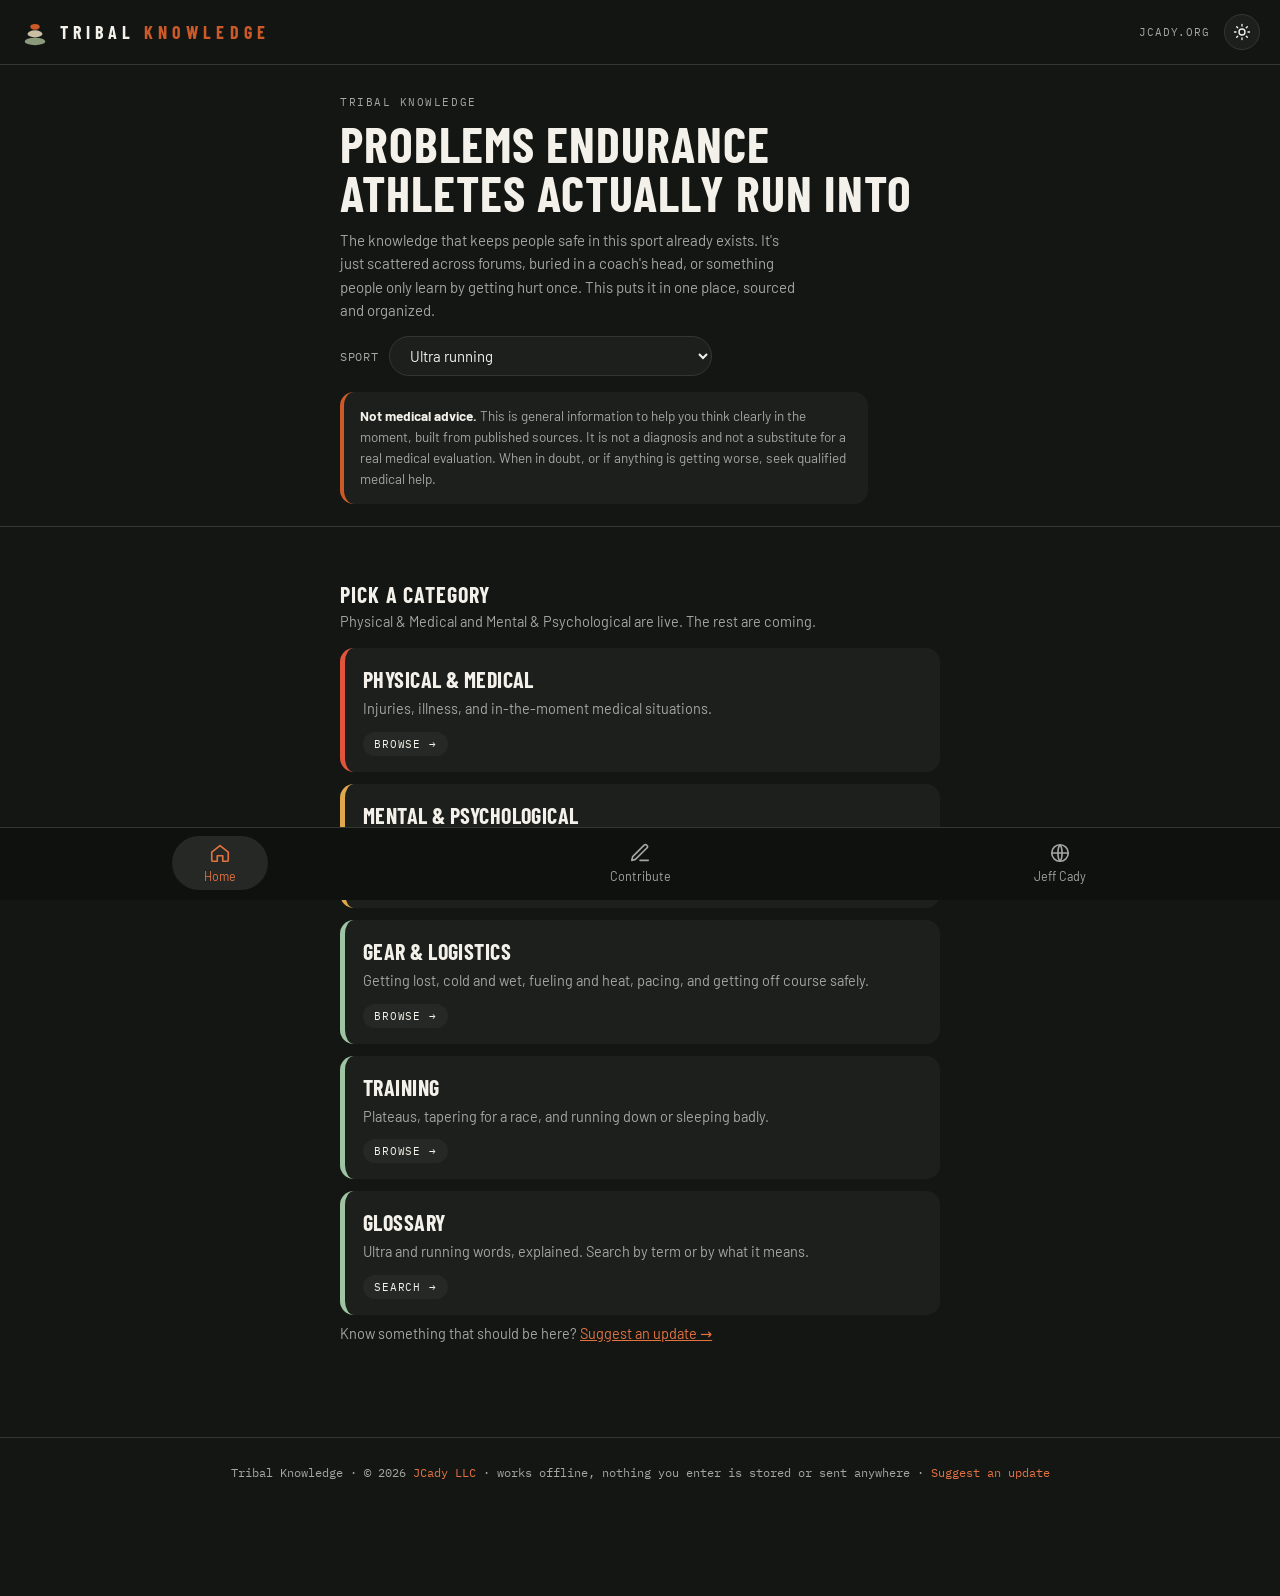
<file: index.html>
<!DOCTYPE html>
<html lang="en">
<head>
<meta charset="UTF-8">
<meta name="viewport" content="width=device-width, initial-scale=1.0">
<title>Tribal Knowledge</title>
<link rel="manifest" href="manifest.json">
<meta name="theme-color" content="#1B2A1F">
<meta name="color-scheme" content="light">
<meta name="apple-mobile-web-app-capable" content="yes">
<meta name="apple-mobile-web-app-status-bar-style" content="black-translucent">
<meta name="apple-mobile-web-app-title" content="Tribal Knowledge">
<link rel="apple-touch-icon" href="icon-192.png">
<link rel="icon" type="image/svg+xml" href="assets/cairn-logo.svg">
<link rel="icon" type="image/png" sizes="32x32" href="favicon-32.png">
<meta name="description" content="Problems endurance athletes actually run into, and what to do about them — grounded in real sports medicine, not guesswork.">
<link rel="preconnect" href="https://fonts.googleapis.com">
<link rel="preconnect" href="https://fonts.gstatic.com" crossorigin>
<link rel="stylesheet" href="https://fonts.googleapis.com/css2?family=Barlow+Condensed:wght@500;600;700&family=Barlow:wght@400;500;600&family=IBM+Plex+Mono:wght@400;500&display=swap">
<link rel="stylesheet" href="styles.css">

<script>try{var t=localStorage.getItem("tk-theme");if(t)document.documentElement.setAttribute("data-theme",t);}catch(e){}</script>
</head>
<body>
<header class="tk-topbar">
  <a class="mark" href="index.html"><img src="assets/cairn-logo.svg" alt="Cairn logo"><span class="word">TRIBAL <em>KNOWLEDGE</em></span></a>
  <div class="right"><a class="jc" href="https://jcady.org" target="_blank" rel="noopener" aria-label="Jeff Cady, jcady.org">jcady.org</a>
  <button class="theme-toggle" type="button" data-theme-toggle aria-label="Switch to light mode" title="Switch to light mode">
    <svg class="ic-sun" viewBox="0 0 24 24"><circle cx="12" cy="12" r="4"/><path d="M12 2v2M12 20v2M4.9 4.9l1.4 1.4M17.7 17.7l1.4 1.4M2 12h2M20 12h2M4.9 19.1l1.4-1.4M17.7 6.3l1.4-1.4"/></svg>
    <svg class="ic-moon" viewBox="0 0 24 24"><path d="M21 12.8A9 9 0 1 1 11.2 3a7 7 0 0 0 9.8 9.8z"/></svg>
  </button>
  </div>
</header>
<main id="app"></main>
<nav class="tk-bottomnav" aria-label="Main">
  <a href="index.html" class="on"><svg viewBox="0 0 24 24"><path d="M3 11l9-7 9 7v9a1 1 0 0 1-1 1h-5v-6h-6v6H4a1 1 0 0 1-1-1z"/></svg><span>Home</span></a>
  <a href="contribute.html"><svg viewBox="0 0 24 24"><path d="M12 20h9"/><path d="M16.5 3.5a2.1 2.1 0 0 1 3 3L7 19l-4 1 1-4z"/></svg><span>Contribute</span></a>
  <a href="https://jcady.org" target="_blank" rel="noopener"><svg viewBox="0 0 24 24"><circle cx="12" cy="12" r="9"/><path d="M3 12h18M12 3c3 3.5 3 14.5 0 18M12 3c-3 3.5-3 14.5 0 18"/></svg><span>Jeff Cady</span></a>
</nav>

<script>
/* Ports the one bit of theme.js this page actually uses — the decorative
   topo-contour hero texture — so this file has zero external file
   dependencies and stays genuinely portable/offline. */
(function(){
  const contourSVG = `
  <svg xmlns='http://www.w3.org/2000/svg' width='240' height='160'>
    <g fill='none' stroke='%23c8b190' stroke-width='1'>
      <path d='M-20 20 Q 40 0, 90 20 T 200 15 T 300 25'/>
      <path d='M-20 46 Q 40 26, 90 46 T 200 41 T 300 51'/>
      <path d='M-20 74 Q 40 54, 90 74 T 200 69 T 300 79'/>
      <path d='M-20 102 Q 40 82, 90 102 T 200 97 T 300 107'/>
      <path d='M-20 130 Q 40 110, 90 130 T 200 125 T 300 135'/>
    </g>
  </svg>`;
  document.documentElement.style.setProperty(
    '--contour-pattern',
    `url("data:image/svg+xml,${encodeURIComponent(contourSVG)}")`
  );
})();
</script>
<script src="data/physical.js"></script>
<script src="data/mental.js"></script>
<script src="data/gear.js"></script>
<script src="data/training.js"></script>
<script src="data/sports-content.js"></script>
<script src="data/glossary.js"></script>
<script src="data/sports.js"></script>
<script src="theme.js"></script>
<script src="app.js"></script>
</body>
</html>
</file>
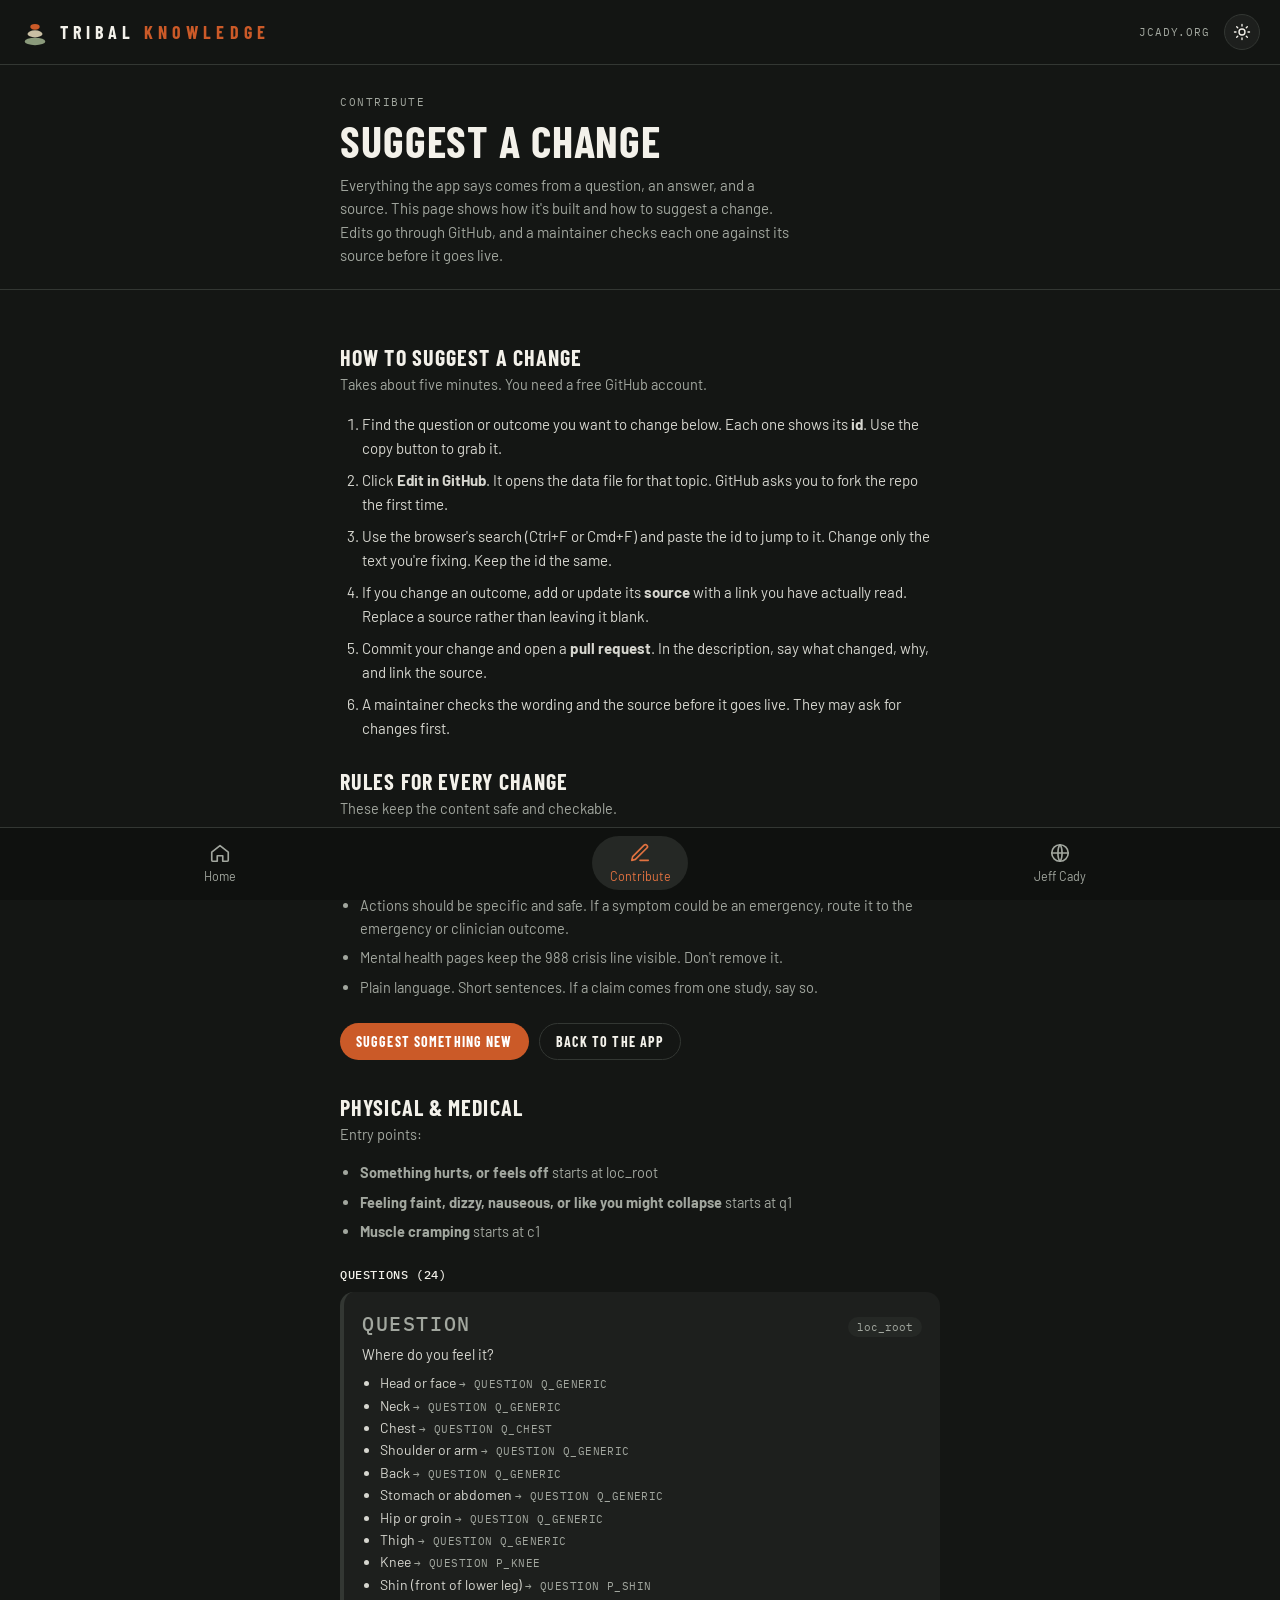
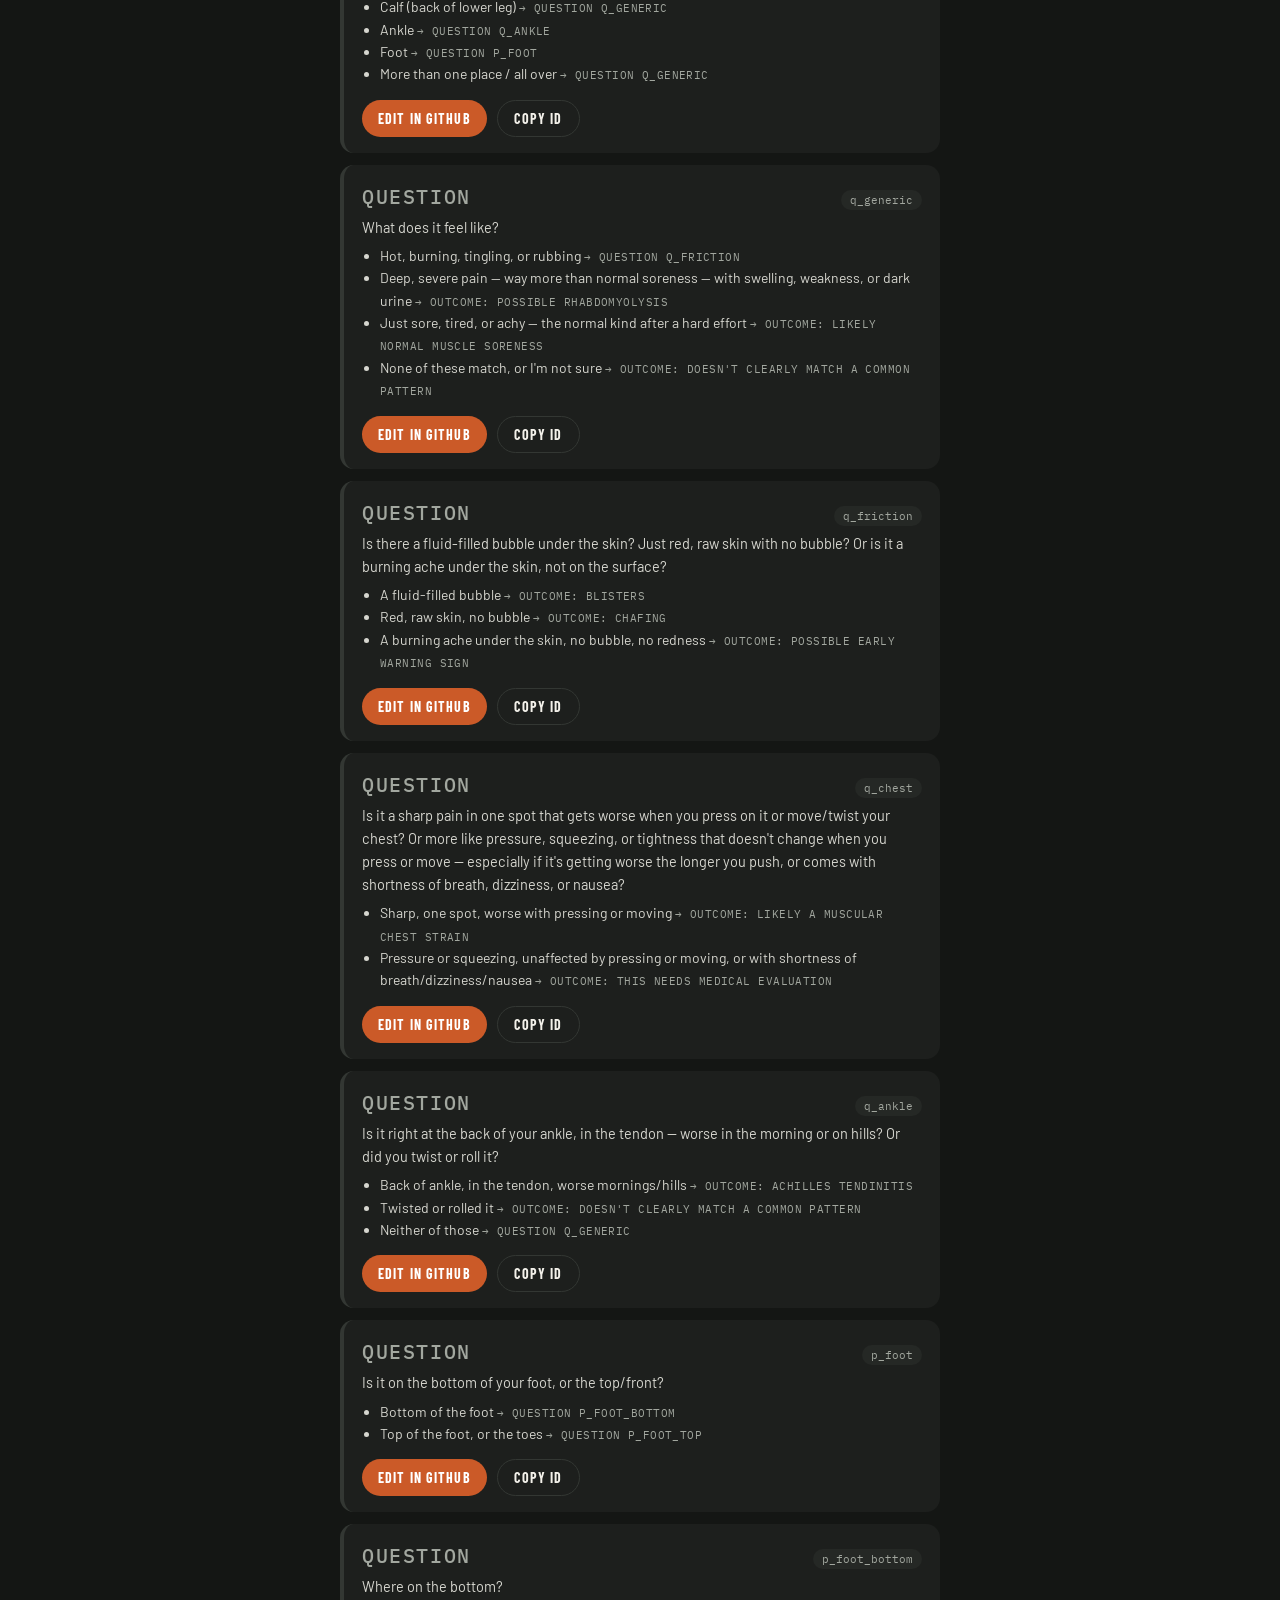
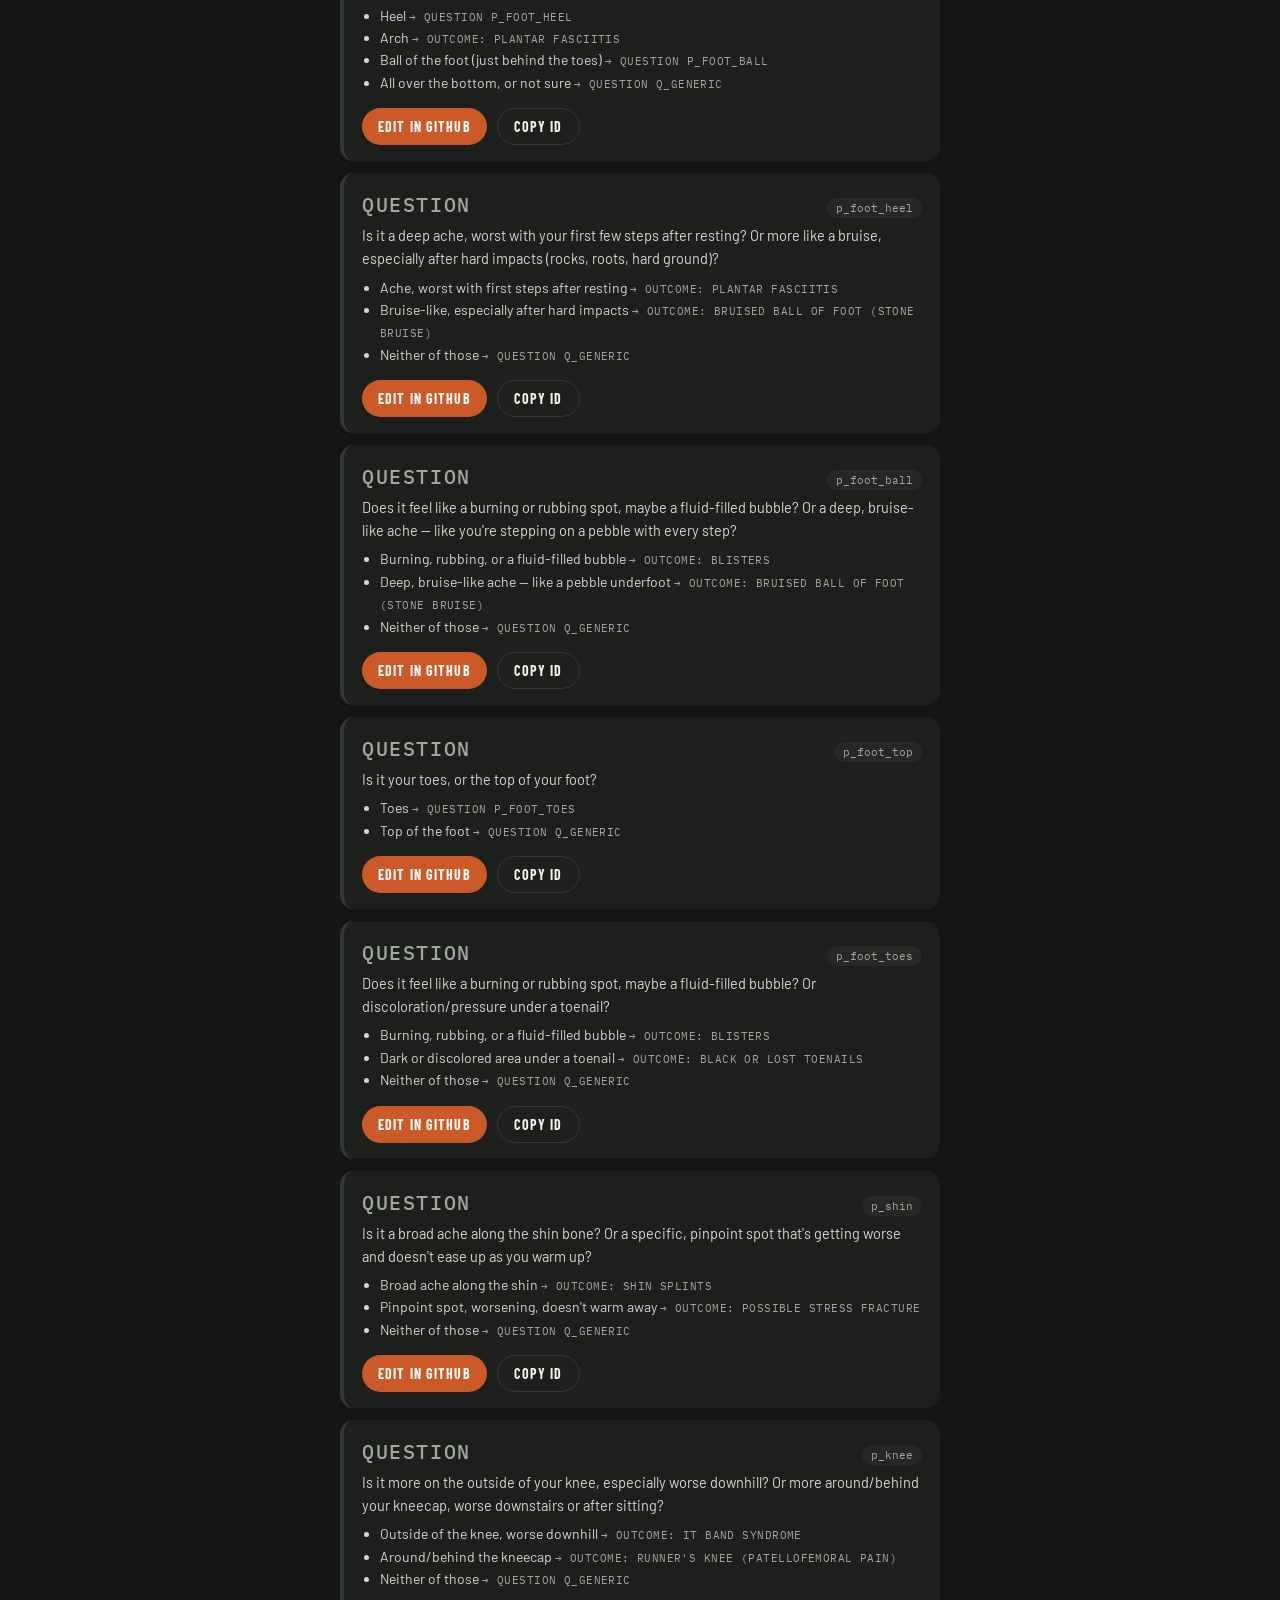
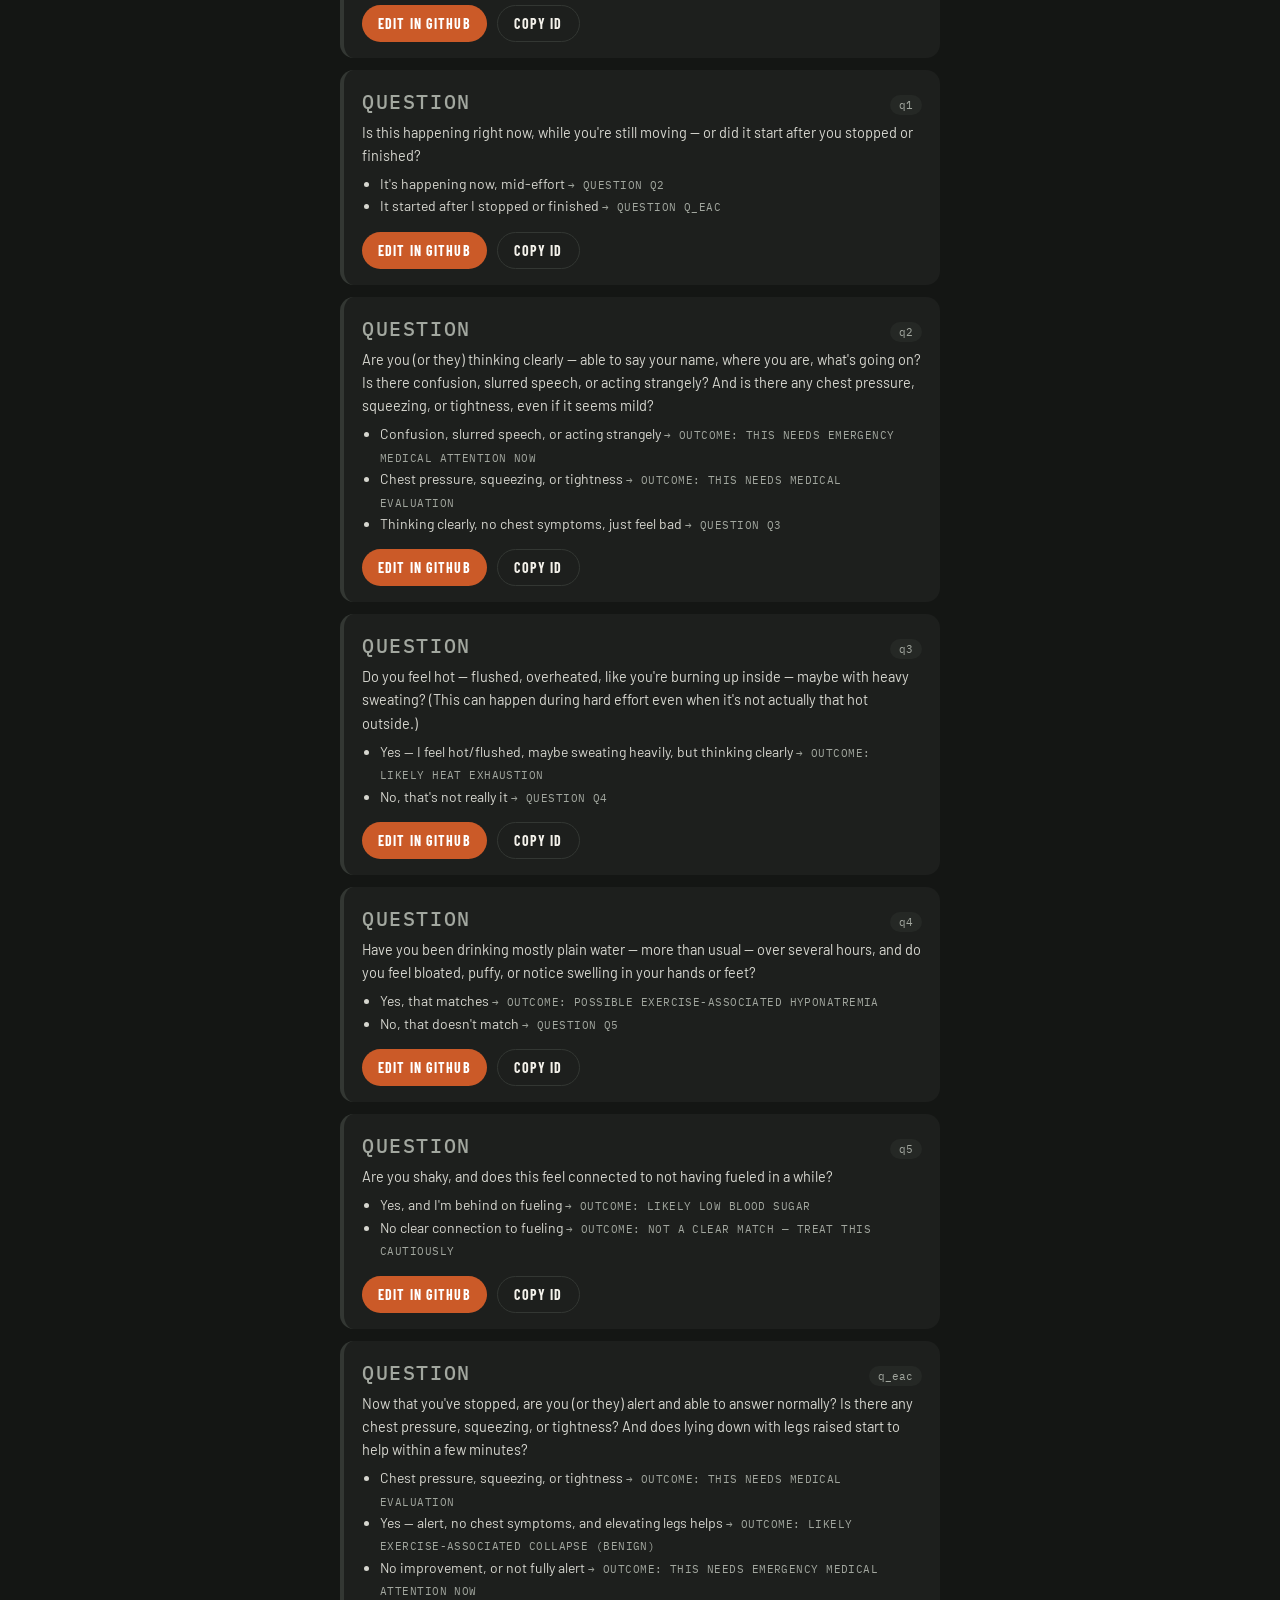
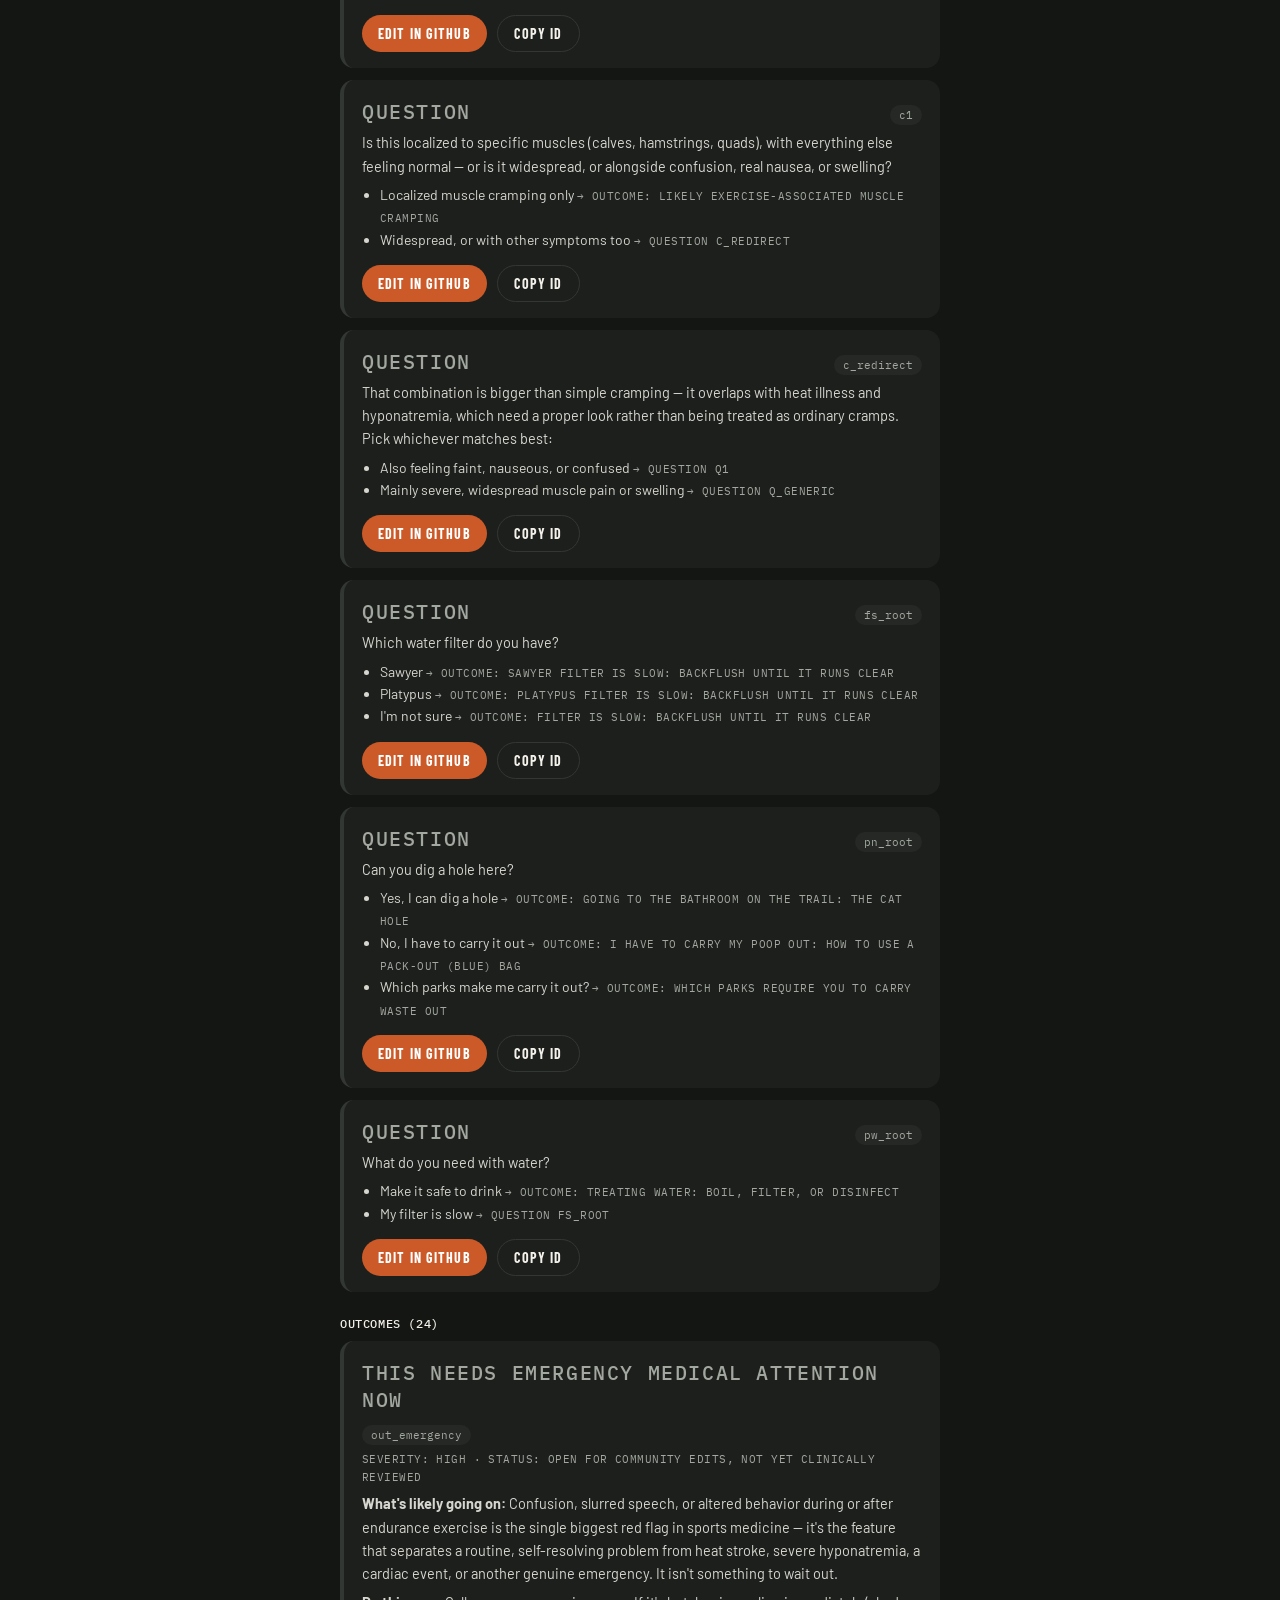
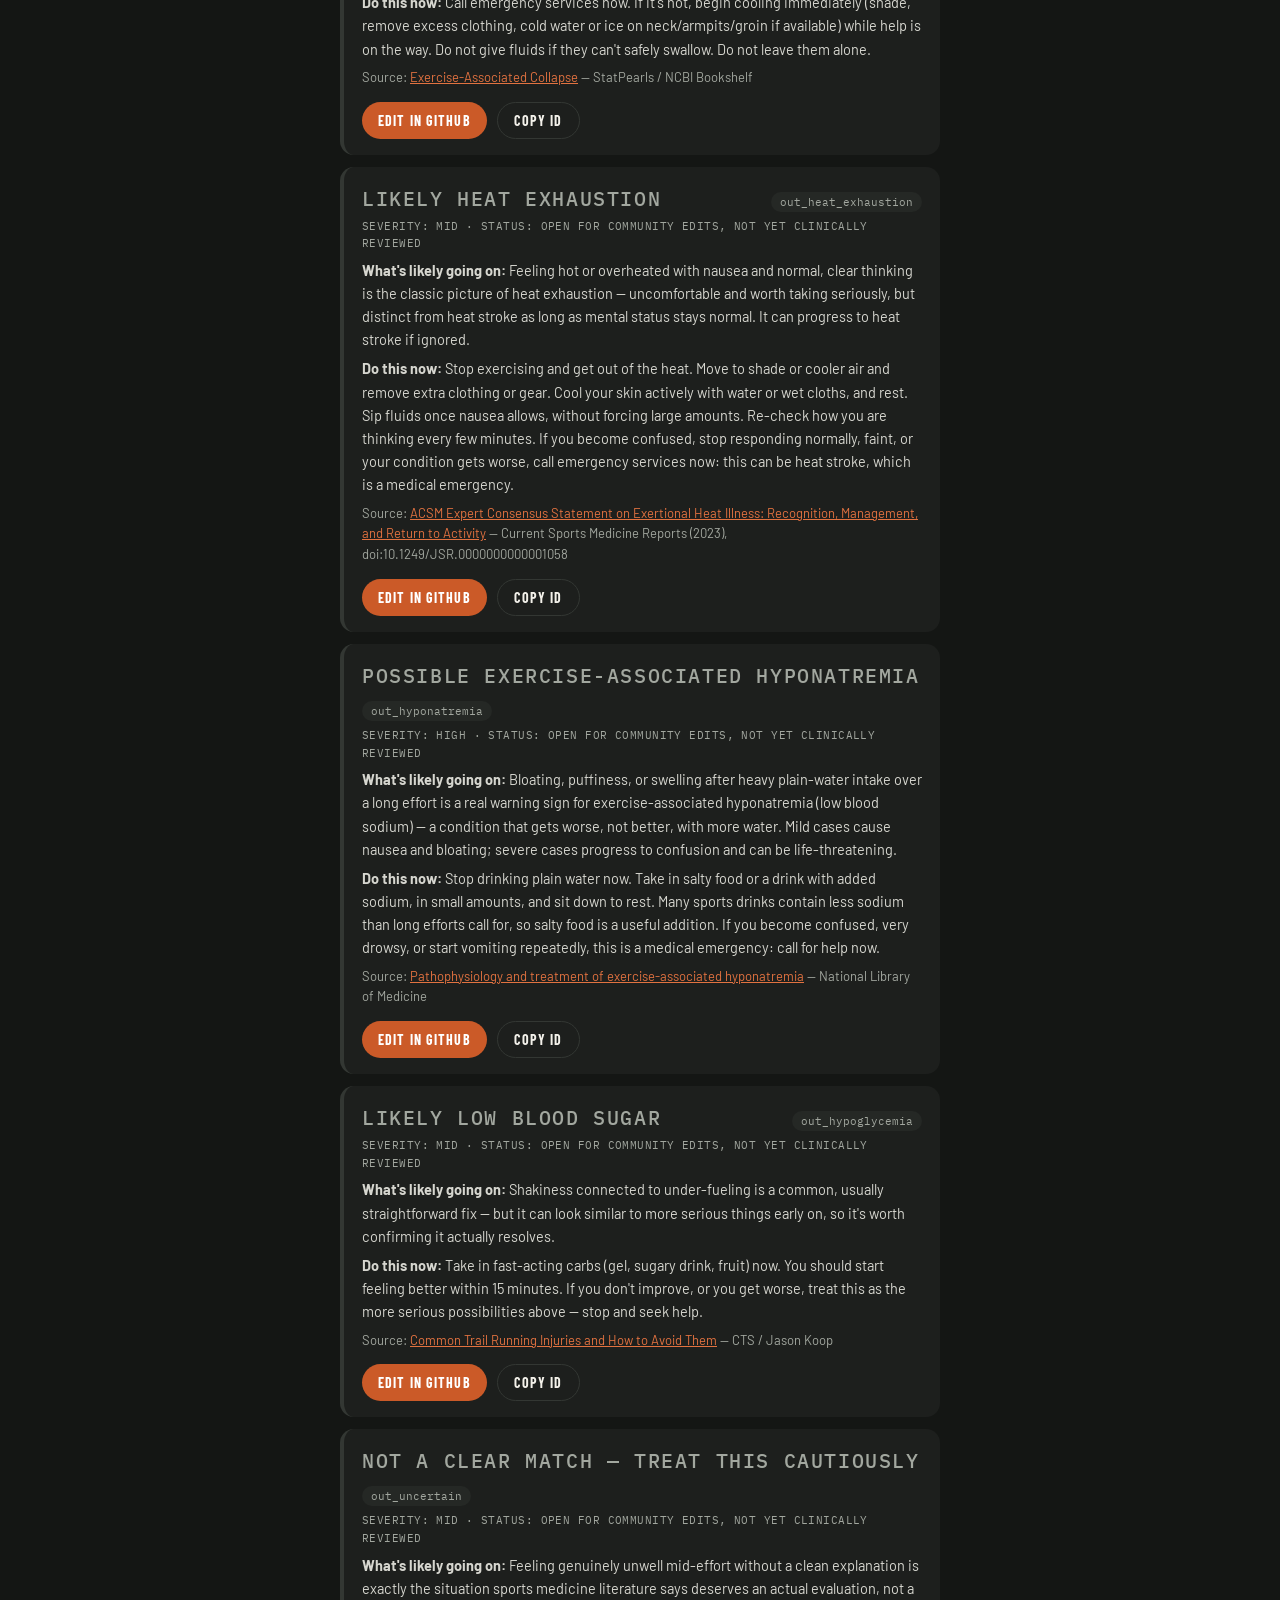
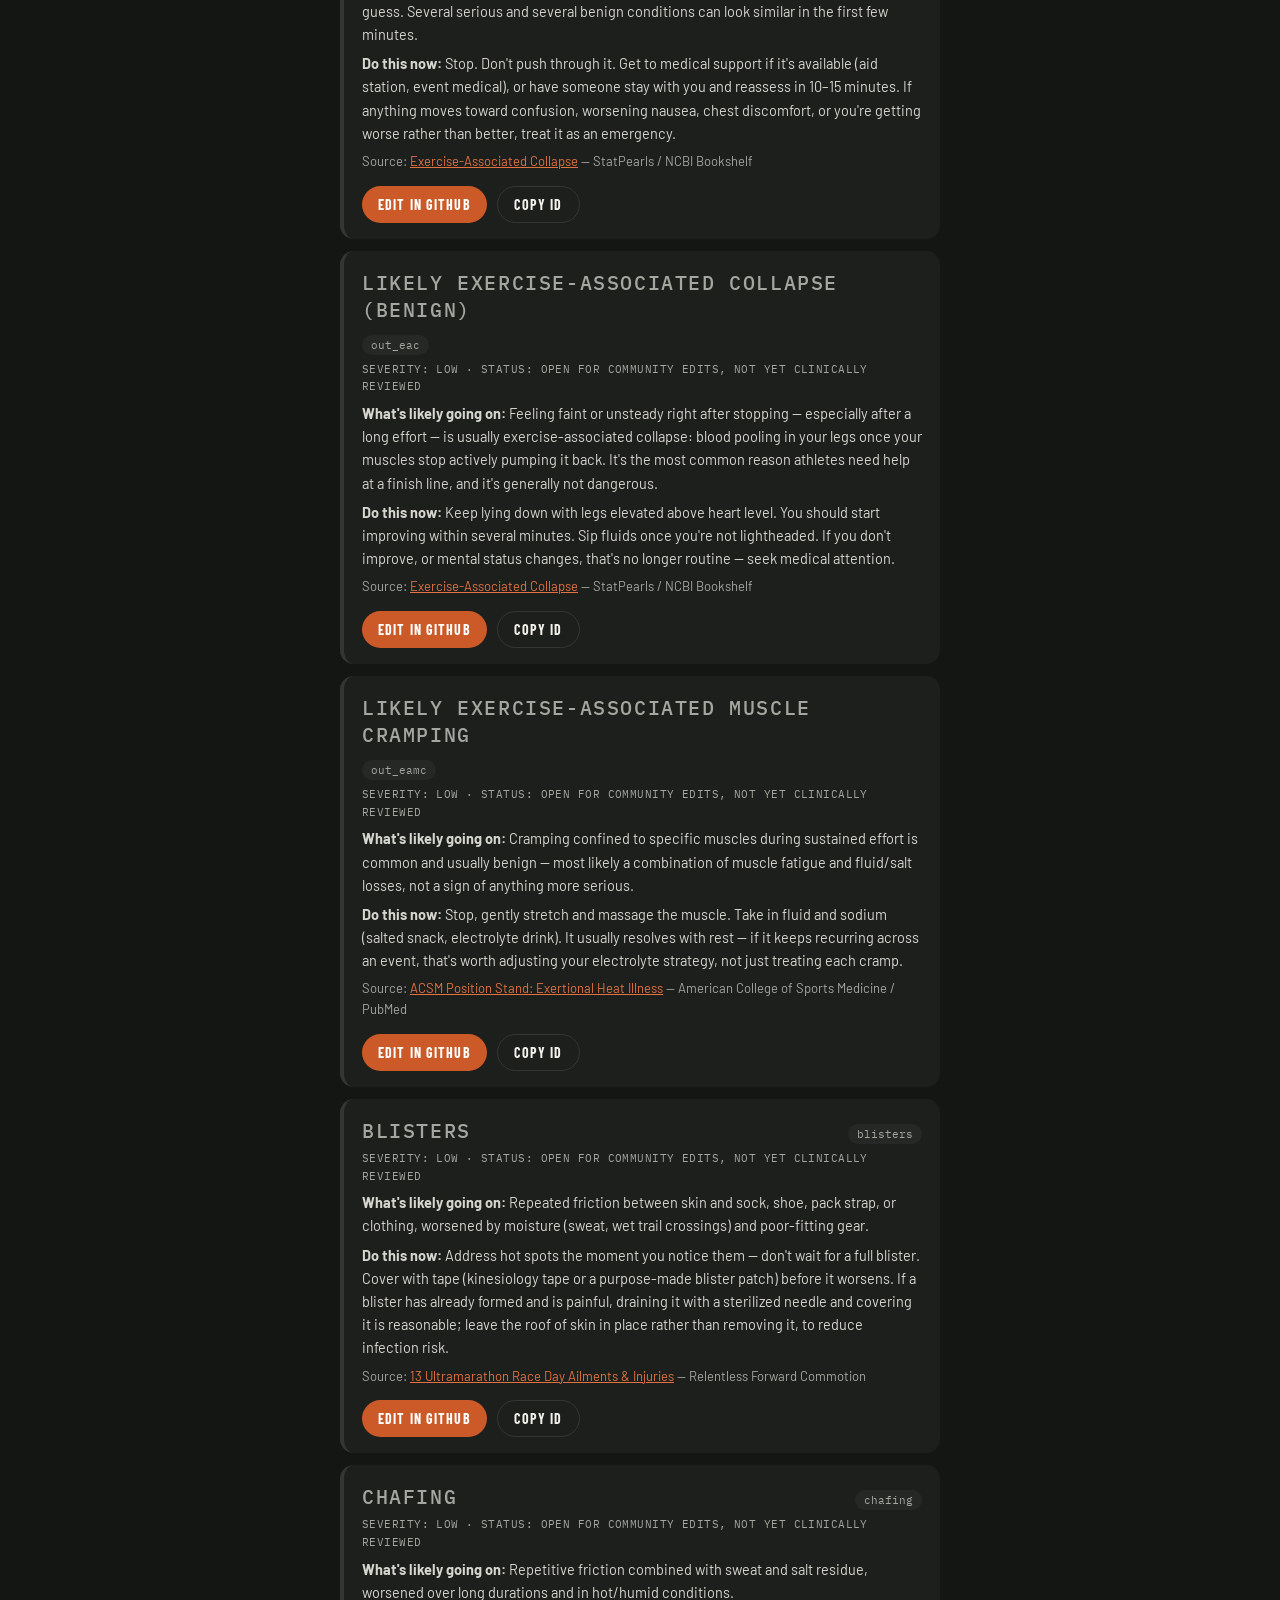
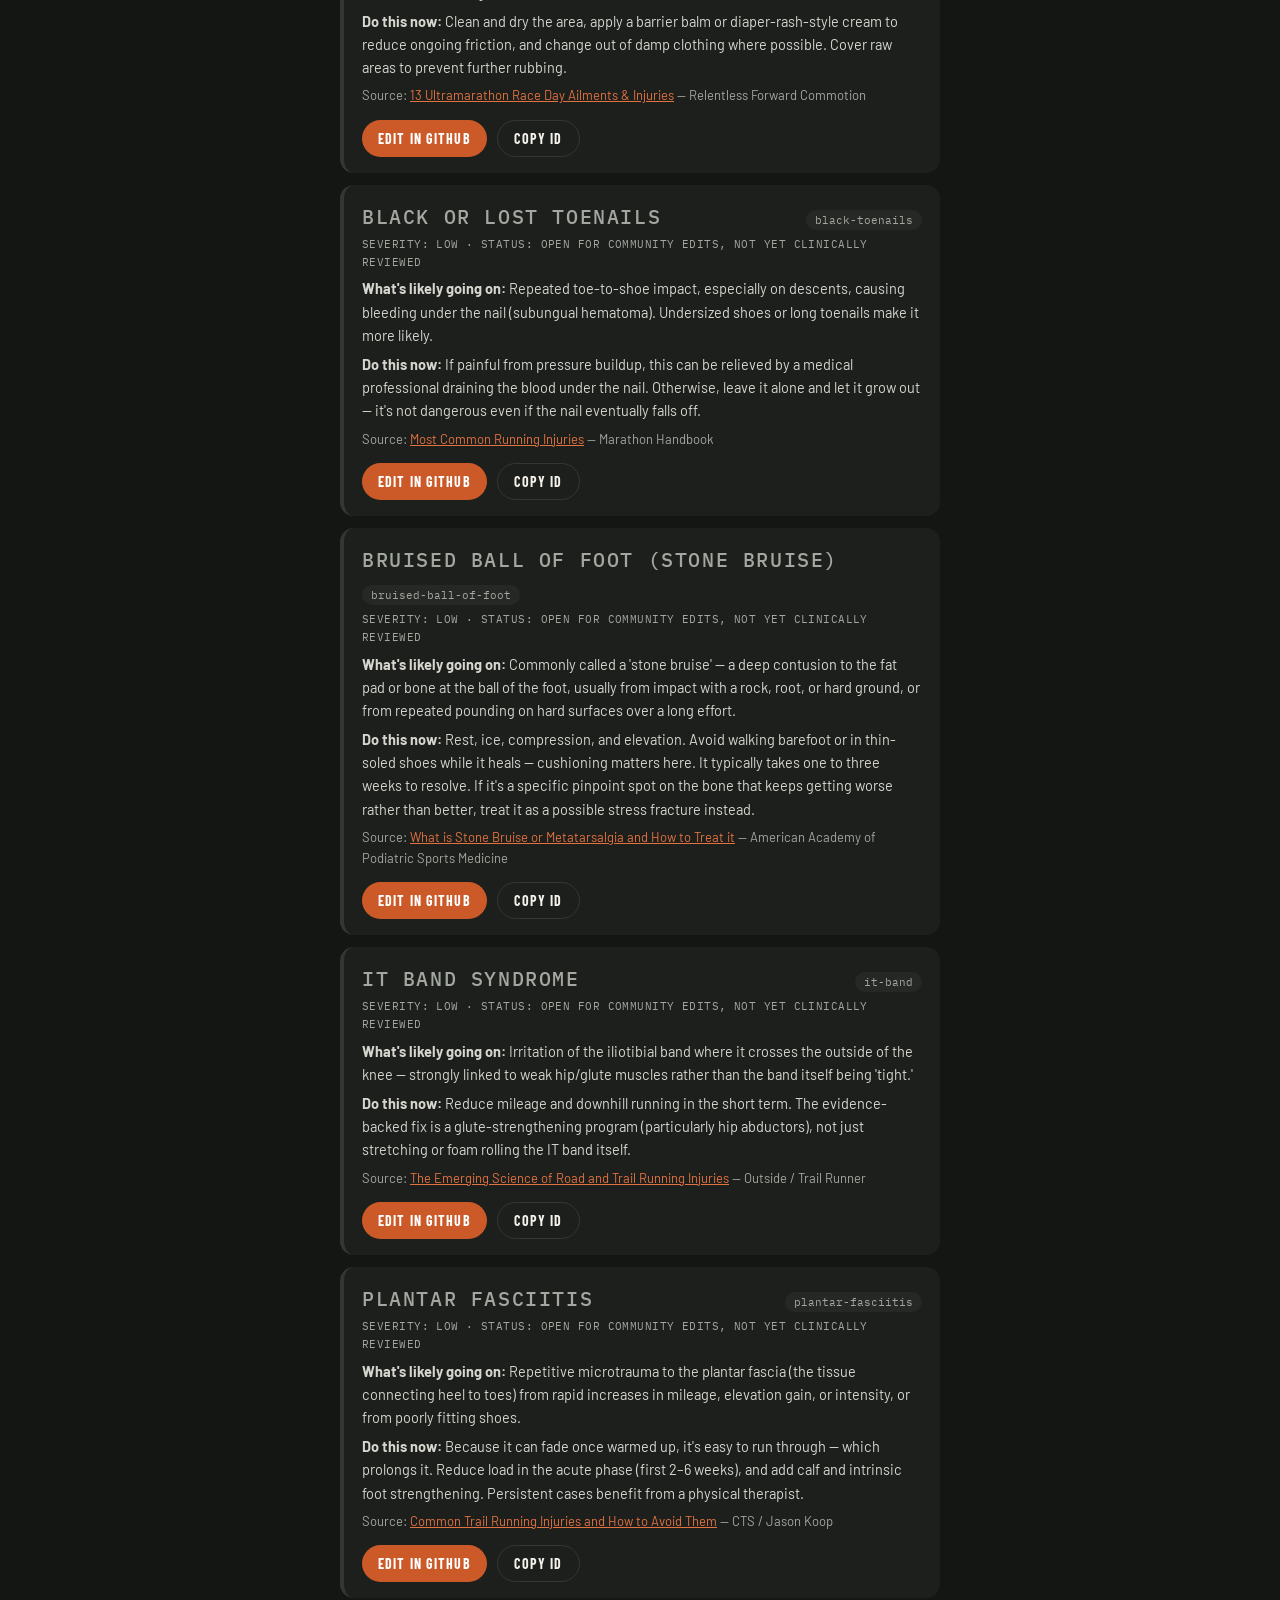
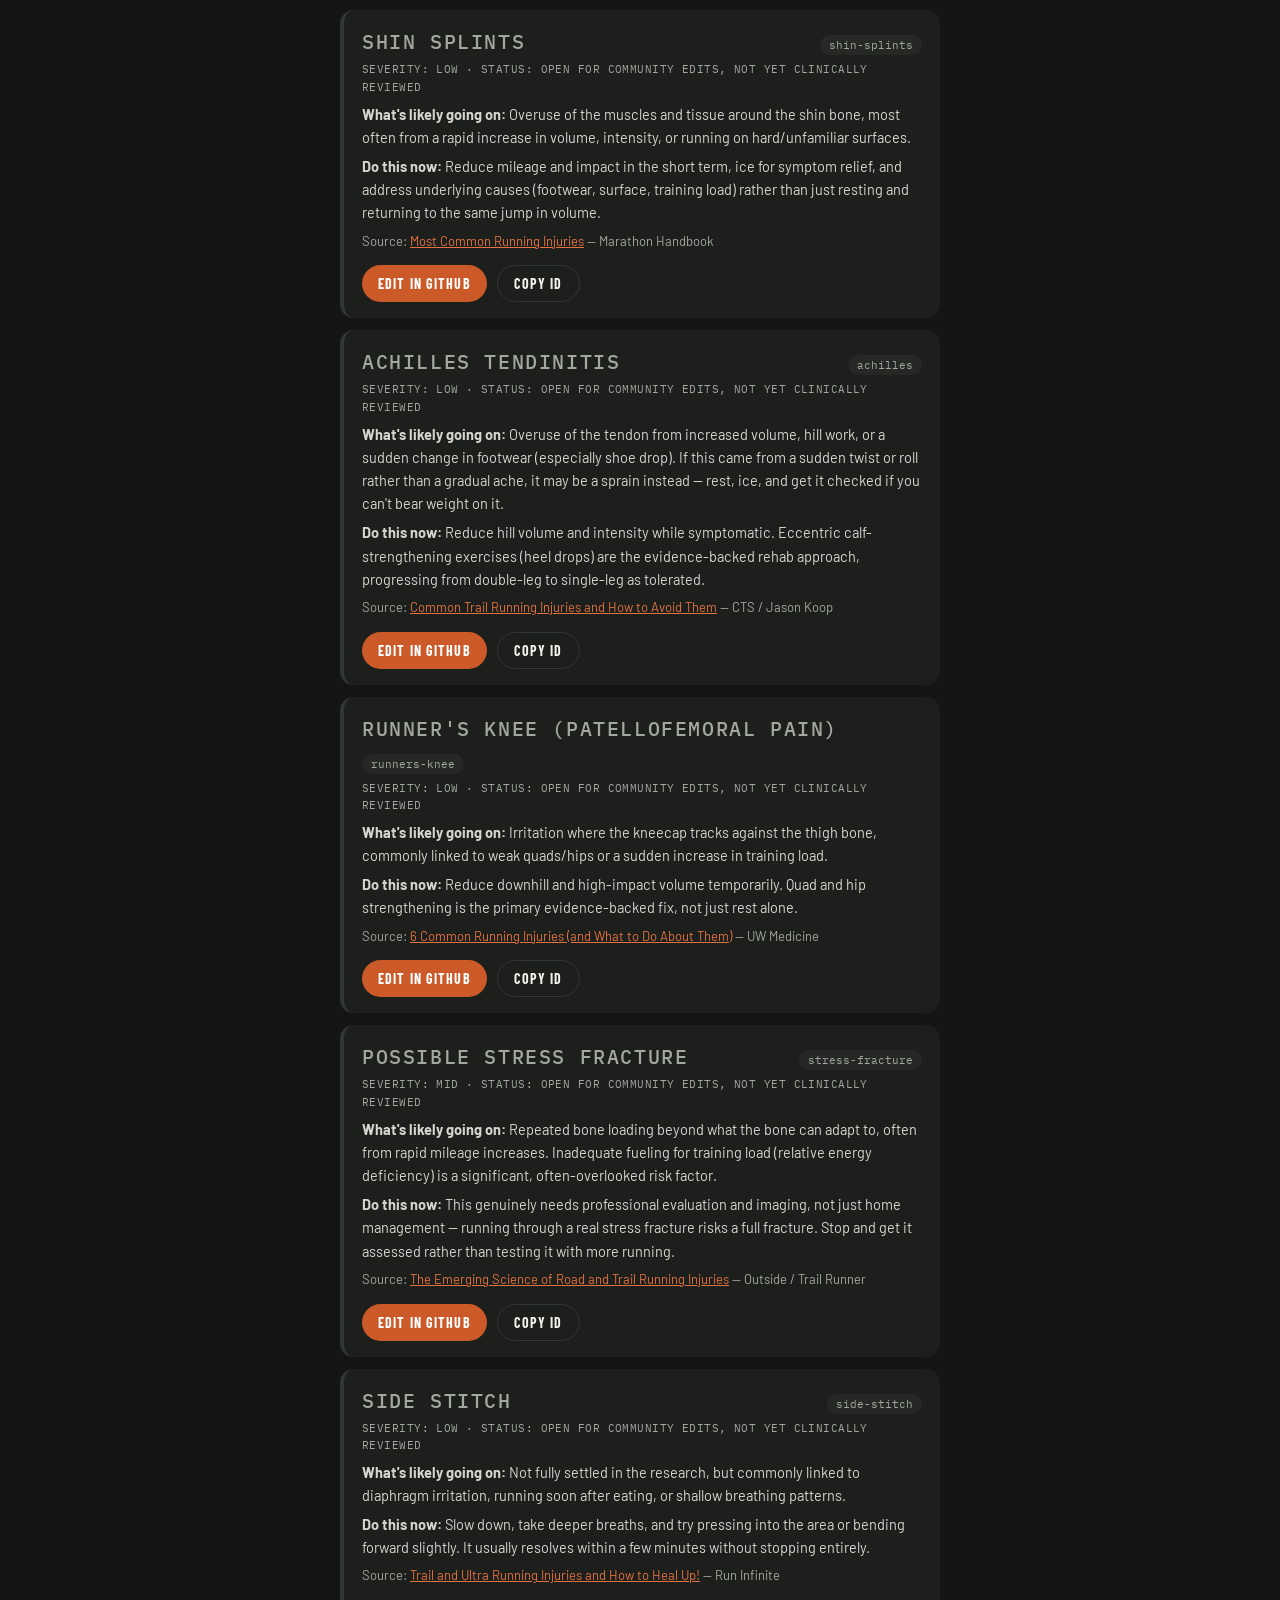
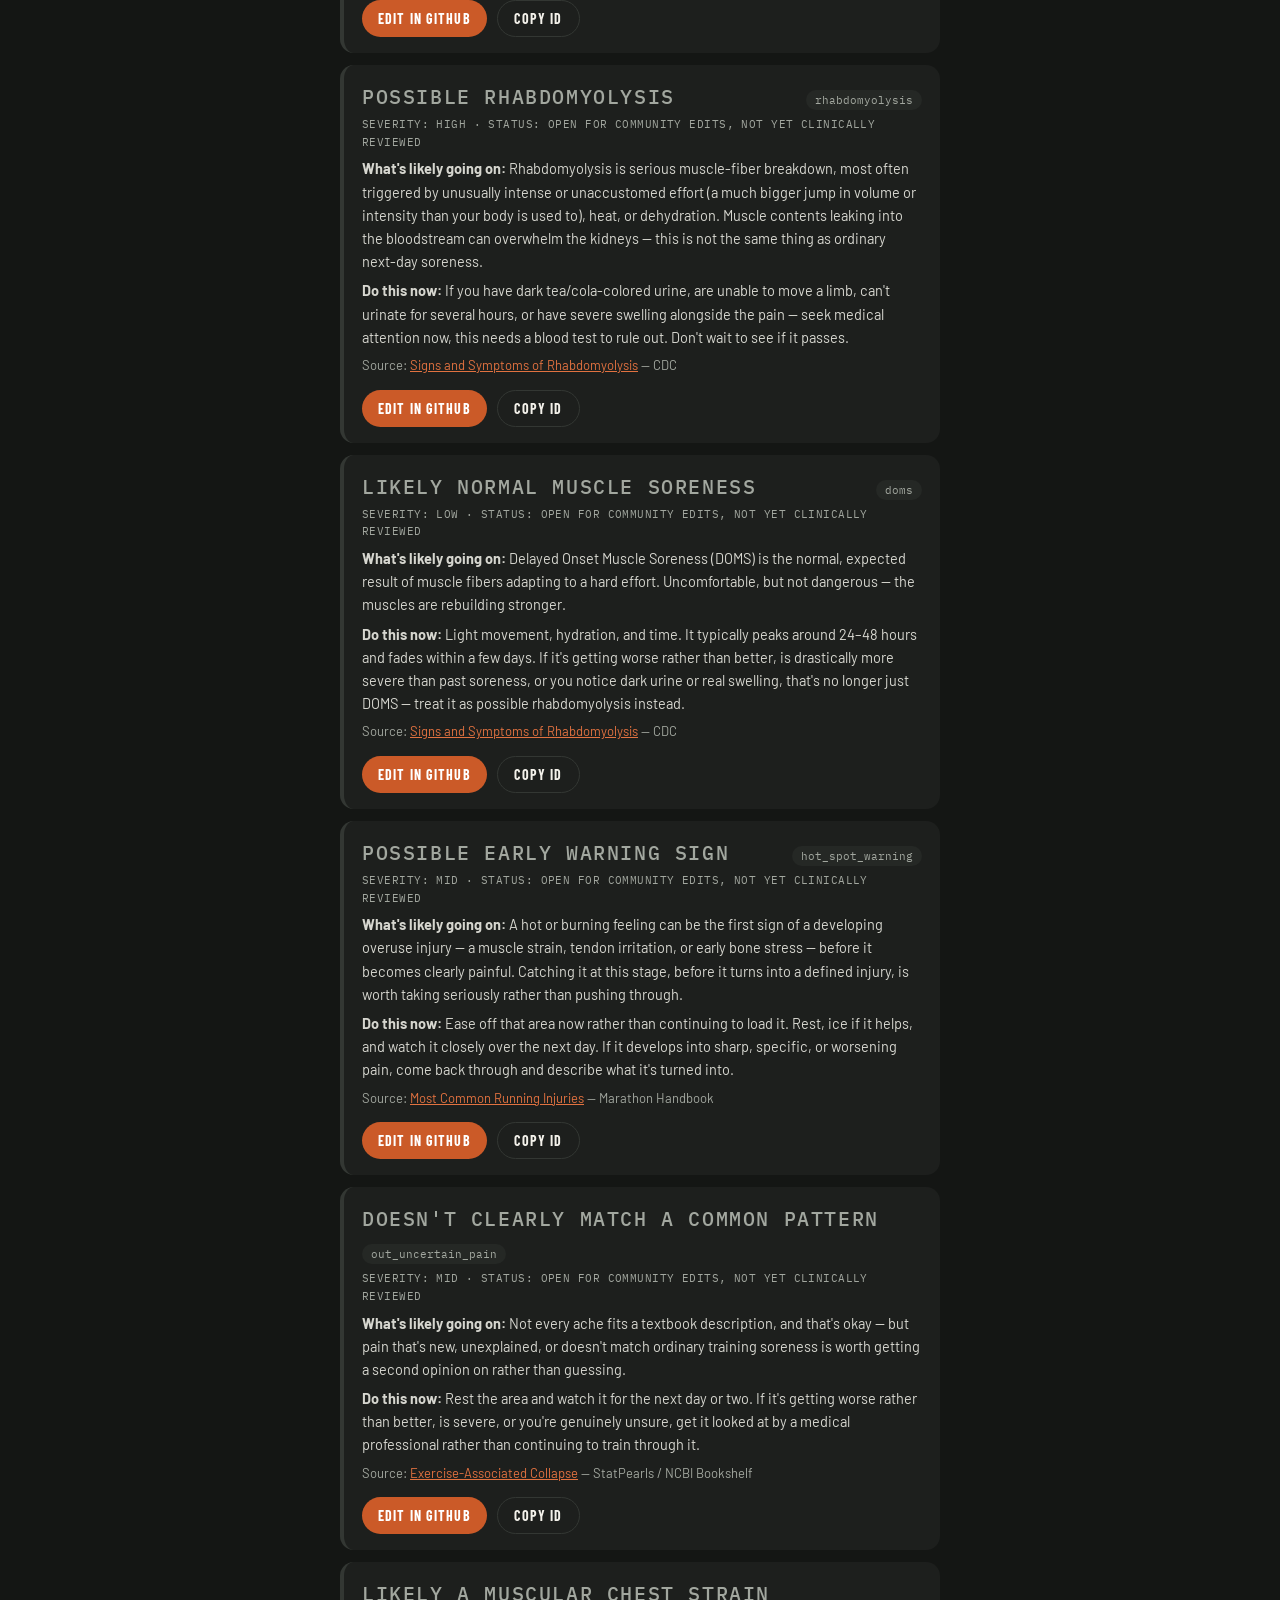
<file: contribute.html>
<!DOCTYPE html>
<html lang="en">
<head>
<meta charset="UTF-8">
<meta name="viewport" content="width=device-width, initial-scale=1.0">
<title>Suggest an update — Tribal Knowledge</title>
<link rel="manifest" href="manifest.json">
<meta name="theme-color" content="#1B2A1F">
<meta name="color-scheme" content="light">
<meta name="description" content="How Tribal Knowledge is built, and how to suggest changes to the questions, answers, and sources.">
<link rel="icon" type="image/svg+xml" href="assets/cairn-logo.svg">
<link rel="icon" type="image/png" sizes="32x32" href="favicon-32.png">
<link rel="apple-touch-icon" href="icon-192.png">

<link rel="preconnect" href="https://fonts.googleapis.com">
<link rel="preconnect" href="https://fonts.gstatic.com" crossorigin>
<link rel="stylesheet" href="https://fonts.googleapis.com/css2?family=Barlow+Condensed:wght@500;600;700&family=Barlow:wght@400;500;600&family=IBM+Plex+Mono:wght@400;500&display=swap">
<link rel="stylesheet" href="styles.css">
<script>try{var t=localStorage.getItem("tk-theme");if(t)document.documentElement.setAttribute("data-theme",t);}catch(e){}</script>
</head>
<body>
<header class="tk-topbar">
  <a class="mark" href="index.html"><img src="assets/cairn-logo.svg" alt="Cairn logo"><span class="word">TRIBAL <em>KNOWLEDGE</em></span></a>
  <div class="right"><a class="jc" href="https://jcady.org" target="_blank" rel="noopener" aria-label="Jeff Cady, jcady.org">jcady.org</a>
  <button class="theme-toggle" type="button" data-theme-toggle aria-label="Switch to light mode" title="Switch to light mode">
    <svg class="ic-sun" viewBox="0 0 24 24"><circle cx="12" cy="12" r="4"/><path d="M12 2v2M12 20v2M4.9 4.9l1.4 1.4M17.7 17.7l1.4 1.4M2 12h2M20 12h2M4.9 19.1l1.4-1.4M17.7 6.3l1.4-1.4"/></svg>
    <svg class="ic-moon" viewBox="0 0 24 24"><path d="M21 12.8A9 9 0 1 1 11.2 3a7 7 0 0 0 9.8 9.8z"/></svg>
  </button>
  </div>
</header>
<div class="tk-hero">
  <div class="wrap">
    <div class="tk-eyebrow">CONTRIBUTE</div>
    <h1 style="font-size:clamp(28px,5vw,44px);">Suggest a change</h1>
    <p>Everything the app says comes from a question, an answer, and a source. This page shows how it's built and how to suggest a change. Edits go through GitHub, and a maintainer checks each one against its source before it goes live.</p>
  </div>
</div>

<div class="tk-body">
  <div class="wrap">
    <div class="tk-section-title">How to suggest a change</div>
    <div class="tk-section-sub">Takes about five minutes. You need a free GitHub account.</div>
    <ol class="how">
      <li>Find the question or outcome you want to change below. Each one shows its <strong>id</strong>. Use the copy button to grab it.</li>
      <li>Click <strong>Edit in GitHub</strong>. It opens the data file for that topic. GitHub asks you to fork the repo the first time.</li>
      <li>Use the browser's search (Ctrl+F or Cmd+F) and paste the id to jump to it. Change only the text you're fixing. Keep the id the same.</li>
      <li>If you change an outcome, add or update its <strong>source</strong> with a link you have actually read. Replace a source rather than leaving it blank.</li>
      <li>Commit your change and open a <strong>pull request</strong>. In the description, say what changed, why, and link the source.</li>
      <li>A maintainer checks the wording and the source before it goes live. They may ask for changes first.</li>
    </ol>

    <div class="tk-section-title">Rules for every change</div>
    <div class="tk-section-sub">These keep the content safe and checkable.</div>
    <ul class="rules">
      <li>Every outcome needs a source you have read. Link the page itself, not a summary of it.</li>
      <li>Don't diagnose, and don't give medication doses. Describe what to do and when to get help.</li>
      <li>Actions should be specific and safe. If a symptom could be an emergency, route it to the emergency or clinician outcome.</li>
      <li>Mental health pages keep the 988 crisis line visible. Don't remove it.</li>
      <li>Plain language. Short sentences. If a claim comes from one study, say so.</li>
    </ul>

    <div class="tk-nav" style="margin-bottom:30px;">
      <a class="tk-btn small" id="new-item" href="#" target="_blank" rel="noopener">Suggest something new</a>
      <a class="tk-btn ghost small" href="index.html">Back to the app</a>
    </div>

    <div id="content"></div>
  </div>
</div>

<div class="tk-footer">Tribal Knowledge · © 2026 <a href="https://jcady.org" target="_blank" rel="noopener">JCady LLC</a> · <a href="https://github.com/jeffreycady/TRIBAL_KNOWLEDGE" target="_blank" rel="noopener">source on GitHub</a></div>

<nav class="tk-bottomnav" aria-label="Main">
  <a href="index.html"><svg viewBox="0 0 24 24"><path d="M3 11l9-7 9 7v9a1 1 0 0 1-1 1h-5v-6h-6v6H4a1 1 0 0 1-1-1z"/></svg><span>Home</span></a>
  <a href="contribute.html" class="on"><svg viewBox="0 0 24 24"><path d="M12 20h9"/><path d="M16.5 3.5a2.1 2.1 0 0 1 3 3L7 19l-4 1 1-4z"/></svg><span>Contribute</span></a>
  <a href="https://jcady.org" target="_blank" rel="noopener"><svg viewBox="0 0 24 24"><circle cx="12" cy="12" r="9"/><path d="M3 12h18M12 3c3 3.5 3 14.5 0 18M12 3c-3 3.5-3 14.5 0 18"/></svg><span>Jeff Cady</span></a>
</nav>
<script src="data/physical.js"></script>
<script src="data/mental.js"></script>
<script src="data/gear.js"></script>
<script src="data/training.js"></script>
<script src="contribute.js"></script>
<script src="theme.js"></script>
</body>
</html>
</file>
<file: styles.css>
/* Tribal Knowledge — dark theme modeled on the training/progress UI pattern.
   Brand: cairn logo, sage / sand / amber / orange accent. */
:root{
  --bg:#141614; --panel:#1d1f1d; --panel-2:#252825; --line:#333733; --text:#f3f1ea; --dim:#a2a79f;
  --accent:#CB5A28; --accent-2:#e27240; --sage:#9fc4a3; --amber:#e0a84a; --red:#e0553b;
  --sage-ink:#9fc4a3; --amber-ink:#e0a84a; --red-ink:#e0553b;
  --low-bg:#1f2a22; --mid-bg:#2e2818; --high-bg:#33201a; --radius:14px;
  --body-text:#d6d6cf; --hover:#2b2f2b; --nav-bg:#0f110f; --topbar-bg:rgba(20,22,20,.94); --on-accent:#fff;
  --tk-display:'Barlow Condensed','Oswald',system-ui,sans-serif;
  --tk-body:'Barlow',system-ui,-apple-system,sans-serif;
  --tk-mono:'IBM Plex Mono',ui-monospace,monospace;
}
*{box-sizing:border-box;}
html{color-scheme:dark;background:var(--bg);}
/* Light theme: same palette, inverted surfaces. Stripe colours get darker inks for text. */
:root[data-theme="light"]{
  color-scheme:light;
  --bg:#f6f4ee; --panel:#ffffff; --panel-2:#ecebe3; --line:#d9d6cb; --text:#1c201d; --dim:#5f665f;
  --accent:#CB5A28; --accent-2:#b34a1d; --sage:#7fae87; --amber:#d89a2c; --red:#d1472f;
  --sage-ink:#2f6a3d; --amber-ink:#8a5a10; --red-ink:#b23b2e;
  --low-bg:#e5efe3; --mid-bg:#f6ecd5; --high-bg:#f8e3dc;
  --body-text:#2e332f; --hover:#f1efe8; --nav-bg:#ffffff; --topbar-bg:rgba(246,244,238,.94);
}
body{margin:0;background:var(--bg);color:var(--text);font-family:var(--tk-body);font-size:16px;padding-bottom:88px;-webkit-font-smoothing:antialiased;}
a{color:inherit;}
.wrap{max-width:640px;margin:0 auto;padding:0 20px;}
h1,h2,h3,h4,h5{font-family:var(--tk-display);text-transform:uppercase;letter-spacing:.02em;font-weight:700;margin:0;}

/* top bar (logo + wordmark, like the app header) */
.tk-topbar{position:sticky;top:0;z-index:20;display:flex;align-items:center;justify-content:space-between;padding:14px 20px;background:var(--topbar-bg);backdrop-filter:blur(8px);border-bottom:1px solid var(--line);}
.tk-topbar .mark{display:flex;align-items:center;gap:10px;text-decoration:none;color:var(--text);}
.tk-topbar .mark img{width:30px;height:30px;display:block;}
.tk-topbar .word{font-family:var(--tk-display);font-weight:700;font-size:18px;letter-spacing:.28em;}
.tk-topbar .word em{font-style:normal;color:var(--accent);}
.tk-topbar .jc{font-family:var(--tk-mono);font-size:11px;letter-spacing:.08em;color:var(--dim);text-decoration:none;text-transform:uppercase;}

/* hero / page header */
.tk-hero{padding:30px 0 22px;border-bottom:1px solid var(--line);}
.tk-eyebrow{font-family:var(--tk-mono);font-size:11px;letter-spacing:.14em;color:var(--dim);text-transform:uppercase;margin-bottom:10px;}
.tk-hero h1{font-size:clamp(34px,7vw,50px);line-height:.98;margin:0 0 12px;}
.tk-hero p{color:var(--dim);font-size:15px;line-height:1.55;max-width:58ch;margin:0;}
.tk-brand{display:none;}

/* disclaimer / crisis notices */
.tk-disclaimer{background:var(--panel);border-radius:var(--radius);border-left:4px solid var(--accent);padding:14px 16px;color:var(--dim);font-size:13.5px;line-height:1.55;max-width:66ch;margin-top:16px;}
.tk-disclaimer strong{color:var(--text);}

/* section headings */
.tk-section-title{font-family:var(--tk-display);font-weight:700;font-size:22px;text-transform:uppercase;letter-spacing:.05em;margin:28px 0 4px;}
.tk-section-sub{color:var(--dim);font-size:14.5px;margin:0 0 16px;line-height:1.5;}
.tk-section-sub a{color:var(--accent-2);}

/* buttons: solid primary, outlined secondary, pill shape */
.tk-btn{display:inline-flex;align-items:center;justify-content:center;gap:8px;background:var(--accent);color:var(--on-accent);border:none;padding:14px 22px;font-family:var(--tk-display);font-weight:700;font-size:17px;letter-spacing:.08em;text-transform:uppercase;border-radius:999px;text-decoration:none;cursor:pointer;transition:background .15s ease,opacity .15s ease;}
.tk-btn:hover{background:var(--accent-2);}
.tk-btn.block{display:flex;width:100%;}
.tk-btn.ghost{background:transparent;border:1px solid var(--line);color:var(--text);}
.tk-btn.ghost:hover{border-color:var(--dim);background:transparent;color:var(--text);}
.tk-btn.small{padding:9px 16px;font-size:14px;}
.tk-btn:disabled{opacity:.35;cursor:not-allowed;}
.tk-nav{display:flex;gap:10px;flex-wrap:wrap;margin-top:20px;}

/* body spacing */
.tk-body{padding:26px 0 40px;}

/* category cards — stacked, colored left edge, like the training cards */
.cat-grid{display:flex;flex-direction:column;gap:12px;margin-bottom:8px;}
.cat-card{background:var(--panel);border-radius:var(--radius);border-left:5px solid var(--sage);padding:18px 18px 16px;cursor:pointer;transition:background .15s ease;}
.cat-card:hover{background:var(--panel-2);}
.cat-card.tone-high{border-left-color:var(--red);}
.cat-card.tone-mid{border-left-color:var(--amber);}
.cat-card.tone-low{border-left-color:var(--sage);}
.cat-card.disabled{cursor:default;opacity:.55;border-left-style:dashed;}
.cat-card.disabled:hover{background:var(--panel);}
.cat-card h3{font-size:22px;margin:0 0 6px;}
.cat-card p{font-size:14.5px;color:var(--dim);margin:0;line-height:1.5;}
.cat-card .tag{display:inline-block;font-family:var(--tk-mono);font-size:10.5px;letter-spacing:.08em;text-transform:uppercase;color:var(--text);background:var(--panel-2);border-radius:999px;padding:5px 11px;margin-top:12px;}
.cat-card.disabled .tag{color:var(--dim);}

/* list items (trees and direct outcomes) */
.tree-list,.simple-list{list-style:none;margin:0;padding:0;display:flex;flex-direction:column;gap:10px;}
.tree-item,.simple-item{display:flex;justify-content:space-between;align-items:center;gap:14px;background:var(--panel);border-radius:var(--radius);border-left:4px solid var(--accent);padding:16px 18px;cursor:pointer;transition:background .15s ease;}
.tree-item:hover,.simple-item:hover{background:var(--panel-2);}
.simple-item{border-left-color:var(--line);}
.tree-item h4,.simple-item h4{font-size:19px;margin:0 0 4px;}
.tree-item p,.simple-item p{font-size:14px;color:var(--dim);margin:0;line-height:1.5;}
.tree-item .arrow,.simple-item .arrow{font-family:var(--tk-mono);font-size:11.5px;letter-spacing:.06em;text-transform:uppercase;color:var(--text);background:var(--panel-2);border-radius:999px;padding:7px 12px;flex-shrink:0;}

/* back link */
.back-link{display:inline-flex;align-items:center;gap:6px;font-family:var(--tk-mono);font-size:12px;letter-spacing:.04em;text-transform:uppercase;color:var(--dim);text-decoration:none;margin:0 0 18px;cursor:pointer;background:none;border:none;padding:0;}
.back-link:hover{color:var(--text);}

/* question card — a session-style panel with a bold accent edge */
.q-card{background:var(--panel);border-radius:var(--radius);border-left:5px solid var(--accent);padding:24px 22px;}
.q-progress{font-family:var(--tk-mono);font-size:11px;letter-spacing:.08em;color:var(--dim);text-transform:uppercase;margin-bottom:14px;}
.q-text{font-size:22px;font-weight:600;line-height:1.35;margin:0 0 20px;}
.q-opts{display:flex;flex-direction:column;gap:10px;}
.q-opt{display:block;width:100%;text-align:left;background:var(--panel-2);border:1px solid var(--line);color:var(--text);padding:15px 16px;border-radius:12px;font-family:var(--tk-body);font-size:16px;line-height:1.4;cursor:pointer;transition:border-color .15s ease,background .15s ease;}
.q-opt:hover{border-color:var(--accent);background:var(--hover);}

/* outcome sheet — big title, primary action, sectioned copy (like the session sheet) */
.outcome-card{border-radius:var(--radius);overflow:hidden;background:var(--panel);}
.outcome-band{padding:12px 20px;font-family:var(--tk-mono);font-size:11.5px;letter-spacing:.1em;text-transform:uppercase;font-weight:600;}
.outcome-band.low{background:var(--low-bg);color:var(--sage-ink);}
.outcome-band.mid{background:var(--mid-bg);color:var(--amber-ink);}
.outcome-band.high{background:var(--high-bg);color:var(--red-ink);}
.outcome-severity{display:flex;gap:6px;padding:14px 20px 0;}
.outcome-severity span{flex:1;height:6px;border-radius:999px;background:var(--panel-2);}
.outcome-severity span.on-low{background:var(--sage);}
.outcome-severity span.on-mid{background:var(--amber);}
.outcome-severity span.on-high{background:var(--red);}
.outcome-body{padding:18px 20px 22px;}
.outcome-body h2{font-size:clamp(28px,6vw,38px);line-height:1;margin:6px 0 16px;}
.outcome-body h5{font-family:var(--tk-mono);font-size:11px;letter-spacing:.1em;text-transform:uppercase;color:var(--dim);font-weight:500;margin:22px 0 8px;}
.outcome-body h5:first-of-type{margin-top:0;}
.outcome-body p{font-size:16px;line-height:1.62;margin:0;color:var(--body-text);}
.outcome-body .action-box{background:var(--panel-2);border-left:4px solid var(--accent);border-radius:12px;padding:16px 16px 14px;margin-top:6px;}
.outcome-body .action-box h5{color:var(--accent-2);margin-top:0;}
.outcome-body .action-box p{color:var(--text);font-size:17px;}
.outcome-body .source-line{font-size:13px;color:var(--dim);margin-top:22px;padding-top:16px;border-top:1px solid var(--line);}
.outcome-body .source-line a{color:var(--accent-2);}
.outcome-report{margin-top:26px;}
.outcome-report h5{font-family:var(--tk-display);font-size:20px;letter-spacing:.04em;text-transform:none;color:var(--text);font-weight:700;margin:0 0 4px;}
.outcome-report p{font-size:14.5px;color:var(--dim);margin:0 0 12px;}

/* stat tiles (used on the progress-style header and the contribute page) */
.stat-row{display:grid;grid-template-columns:repeat(3,1fr);gap:10px;margin:14px 0;}
.stat{background:transparent;border:1px solid var(--line);border-radius:var(--radius);padding:14px;}
.stat .label{font-size:13px;color:var(--dim);}
.stat .num{font-family:var(--tk-display);font-weight:700;font-size:30px;line-height:1.1;}

/* segmented control */
.seg{display:flex;background:var(--panel);border-radius:999px;padding:4px;margin:16px 0;}
.seg button{flex:1;background:transparent;border:none;color:var(--dim);padding:9px 0;border-radius:999px;font-family:var(--tk-body);font-size:15px;cursor:pointer;}
.seg button.on{background:var(--panel-2);color:var(--text);font-weight:600;}

/* bottom nav — like the app's tab bar, active tab in accent */
.tk-bottomnav{position:fixed;bottom:0;left:0;right:0;z-index:20;display:flex;justify-content:space-around;background:var(--nav-bg);border-top:1px solid var(--line);padding:8px 10px calc(10px + env(safe-area-inset-bottom));}
.tk-bottomnav a{display:flex;flex-direction:column;align-items:center;gap:4px;text-decoration:none;color:var(--dim);font-family:var(--tk-body);font-size:12.5px;padding:6px 14px;border-radius:999px;min-width:96px;}
.tk-bottomnav a.on{color:var(--accent-2);background:var(--panel-2);}
.tk-bottomnav svg{width:22px;height:22px;stroke:currentColor;fill:none;stroke-width:1.8;stroke-linecap:round;stroke-linejoin:round;}

.tk-footer{font-family:var(--tk-mono);font-size:11.5px;color:var(--dim);text-align:center;padding:26px 20px;border-top:1px solid var(--line);margin-top:36px;line-height:1.6;}
.tk-footer a{color:var(--accent-2);text-decoration:none;}

/* contribute page */
.how{margin:0 0 24px;padding-left:22px;line-height:1.6;font-size:15px;color:var(--body-text);}
.how li{margin-bottom:8px;}
.rules{margin:0 0 24px;padding-left:20px;font-size:14.5px;line-height:1.6;color:var(--dim);}
.rules li{margin-bottom:6px;}
.cat-block{margin-top:34px;}
.cat-block h4{font-family:var(--tk-mono);font-size:12px;letter-spacing:.08em;text-transform:uppercase;color:var(--dim);margin:26px 0 12px;font-weight:500;}
.item{background:var(--panel);border-radius:var(--radius);border-left:4px solid var(--line);padding:18px 18px 16px;margin-bottom:12px;scroll-margin-top:90px;}
.item:target{border-left-color:var(--accent);box-shadow:0 0 0 1px var(--accent);}
.item-head{display:flex;justify-content:space-between;align-items:baseline;gap:12px;flex-wrap:wrap;margin-bottom:6px;}
.item h4{font-size:20px;margin:0;}
.item p{font-size:14.5px;line-height:1.6;margin:6px 0;color:var(--body-text);}
.item ul{font-size:14px;margin:6px 0 6px 18px;padding:0;line-height:1.6;color:var(--body-text);}
.item .meta{font-family:var(--tk-mono);font-size:11px;color:var(--dim);text-transform:uppercase;letter-spacing:.04em;}
.item .src{font-size:13px;color:var(--dim);}
.item .src a{color:var(--accent-2);}
.id-chip{font-family:var(--tk-mono);font-size:11px;background:var(--panel-2);padding:3px 9px;border-radius:999px;color:var(--dim);}
.item-actions{display:flex;gap:10px;flex-wrap:wrap;margin-top:14px;}
.item-actions .tk-btn{font-size:14px;padding:9px 16px;}

/* theme toggle (top bar) */
.tk-topbar .right{display:flex;align-items:center;gap:14px;}
.theme-toggle{display:inline-flex;align-items:center;justify-content:center;width:36px;height:36px;border-radius:999px;border:1px solid var(--line);background:var(--panel);color:var(--text);cursor:pointer;padding:0;}
.theme-toggle:hover{border-color:var(--dim);}
.theme-toggle svg{width:18px;height:18px;stroke:currentColor;fill:none;stroke-width:1.8;stroke-linecap:round;stroke-linejoin:round;}
.theme-toggle .ic-moon{display:none;}
:root[data-theme="light"] .theme-toggle .ic-sun{display:none;}
:root[data-theme="light"] .theme-toggle .ic-moon{display:block;}
/* crisis notice (mental pages) */
.tk-crisis{background:var(--high-bg);border-left:4px solid var(--red);border-radius:var(--radius);padding:14px 16px;margin:0 0 22px;color:var(--text);font-size:14px;line-height:1.55;}
.tk-crisis strong{color:var(--red-ink);}

/* Share with a training partner */
.share-row{display:flex;align-items:center;gap:12px;flex-wrap:wrap;margin:18px 0 6px;}
.share-status{font-size:14px;color:var(--dim);}

/* Pre-race pointer to UERA */
.outcome-body .uera-box{background:var(--panel-2);border-left:4px solid var(--sage);border-radius:12px;padding:16px 16px 14px;margin-top:14px;}
.outcome-body .uera-box h5{color:var(--sage-ink);margin-top:0;}
.outcome-body .uera-box .tk-btn{margin-top:6px;}

/* Glossary on the home page */
.gloss{margin-top:40px;}
.gloss-search{width:100%;max-width:520px;margin:10px 0 18px;padding:12px 16px;border-radius:999px;border:1px solid var(--line);background:var(--panel);color:var(--text);font:inherit;font-size:16px;}
.gloss-search:focus{outline:2px solid var(--accent);outline-offset:2px;}
.gloss-list{display:grid;gap:12px;}
.gloss-item{background:var(--panel);border-radius:var(--radius);padding:14px 18px;}
.gloss-item h4{margin:0 0 4px;font-family:var(--tk-display);font-size:18px;letter-spacing:.02em;}
.gloss-item p{margin:0;font-size:15px;}
.gloss-kind{font-family:var(--tk-mono);font-size:11px;text-transform:uppercase;letter-spacing:.06em;color:var(--dim);margin-left:6px;vertical-align:middle;}
.gloss-empty{color:var(--dim);}

/* Sport picker */
.sport-pick{display:flex;align-items:center;gap:10px;margin:14px 0 4px;}
.sport-pick label{font-family:var(--tk-mono);font-size:12px;text-transform:uppercase;letter-spacing:.06em;color:var(--dim);}
.sport-pick select{background:var(--panel);color:var(--text);border:1px solid var(--line);border-radius:999px;padding:9px 16px;font:inherit;font-size:15px;}
.gloss-sports{margin-top:6px!important;font-size:13px!important;color:var(--dim);}
.gloss-scope{color:var(--dim);font-size:14px;margin:0 0 12px;}
.gloss-count{color:var(--dim);font-size:13px;margin:0 0 4px;font-family:var(--tk-mono);text-transform:uppercase;letter-spacing:.05em;}
.link-list{margin:6px 0 0 18px;padding:0;}
.link-list li{margin:4px 0;}
.steps{margin:6px 0 0 20px;padding:0;}
.steps li{margin:6px 0;}
.diagram{margin:12px 0;}
.diagram svg{width:100%;max-width:440px;height:auto;color:inherit;}
</file>
